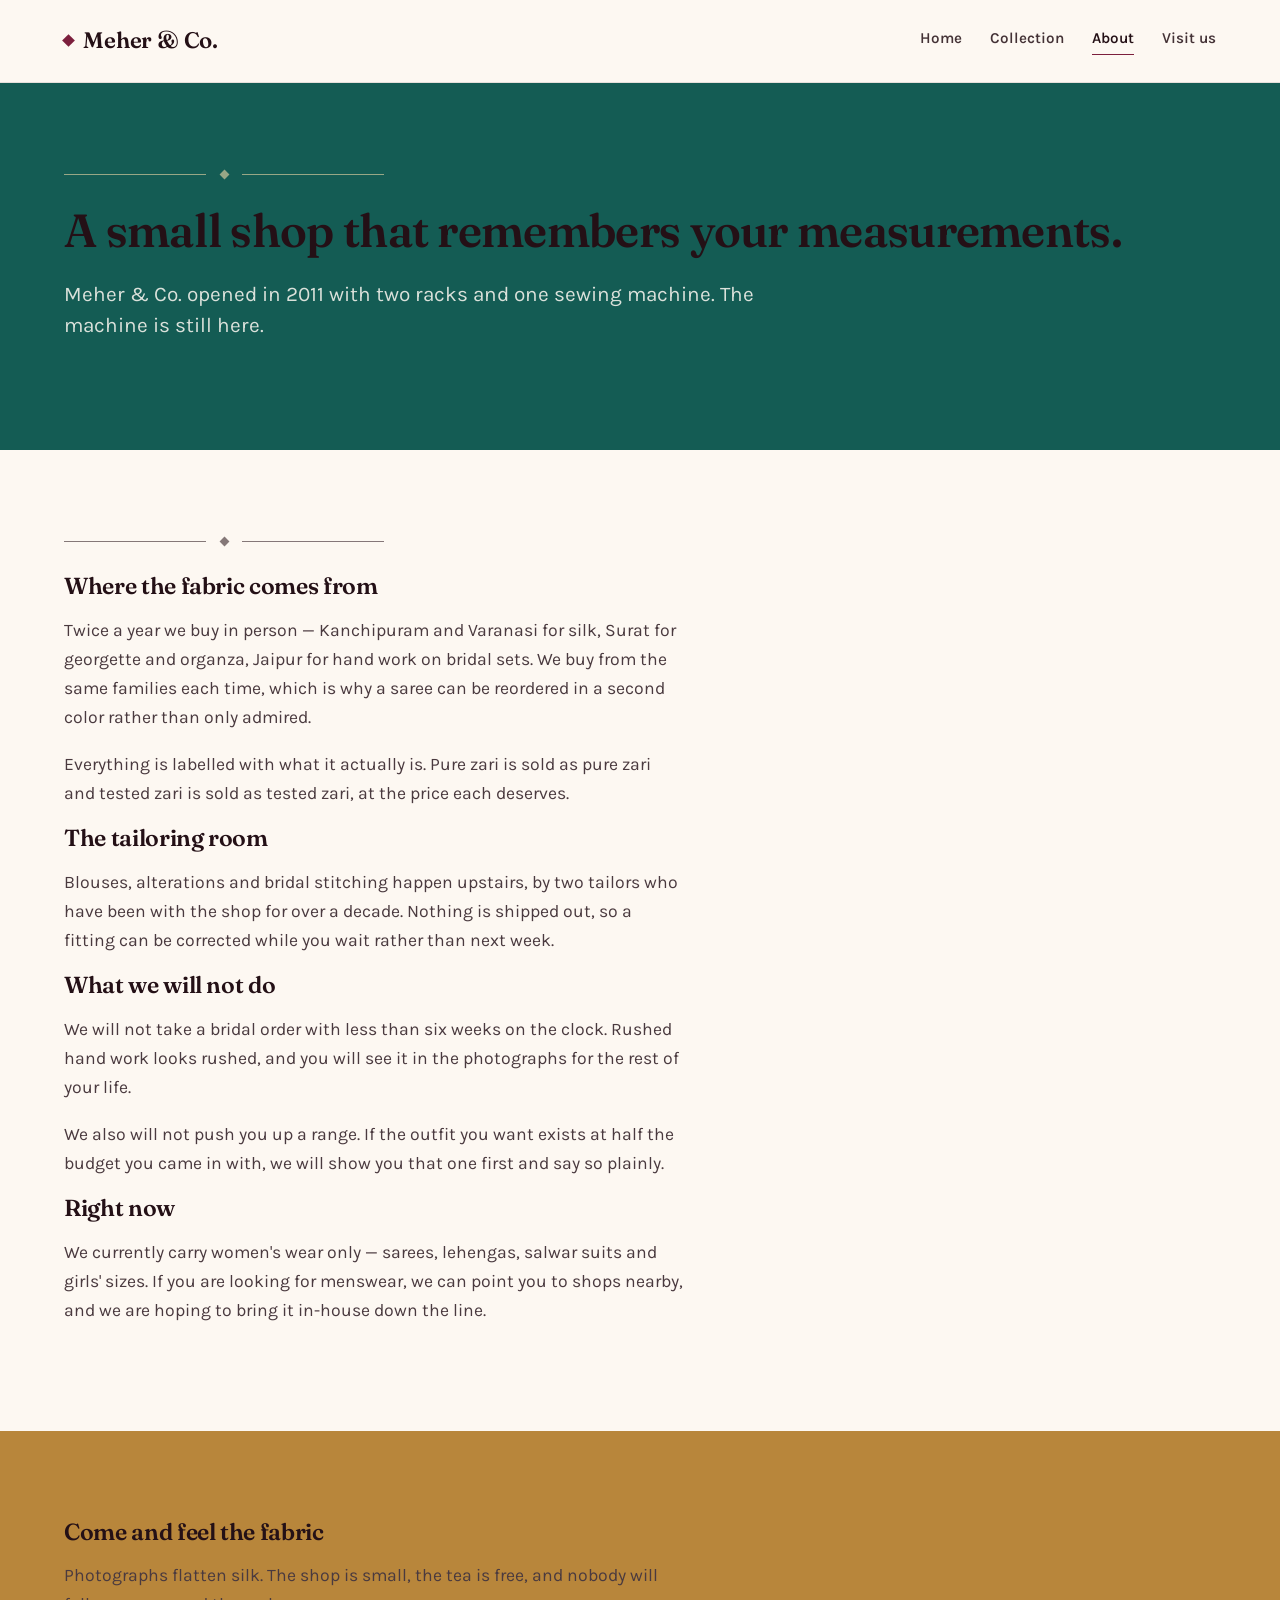
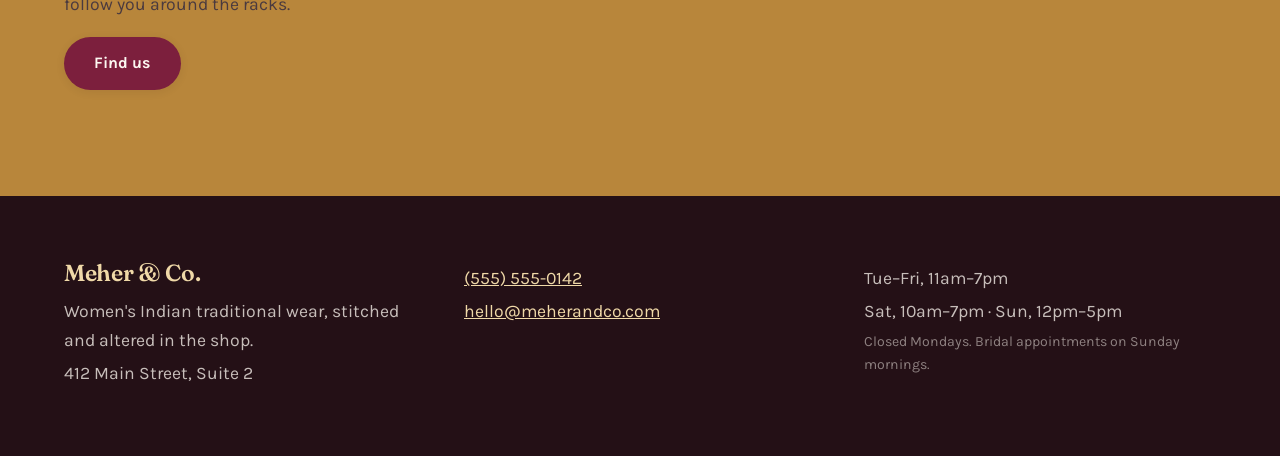
<file: about.html>
<!DOCTYPE html>
<html lang="en">
<head>
<meta charset="utf-8">
<meta name="viewport" content="width=device-width, initial-scale=1">
<title>About the shop — Meher &amp; Co.</title>
<meta name="description" content="A family boutique for women's Indian traditional wear: where the fabric comes from and how we work.">
<link rel="preconnect" href="https://fonts.googleapis.com">
<link rel="preconnect" href="https://fonts.gstatic.com" crossorigin>
<link href="https://fonts.googleapis.com/css2?family=Fraunces:opsz,wght@9..144,400..600&family=Karla:wght@400;600;700&display=swap" rel="stylesheet">
<link rel="stylesheet" href="style.css">
</head>
<body>
<a class="skip" href="#main">Skip to content</a>

<header class="masthead">
  <a class="wordmark" href="index.html"><span></span>Meher &amp; Co.</a>
  <nav aria-label="Main">
    <a href="index.html">Home</a>
    <a href="collection.html">Collection</a>
    <a href="about.html" aria-current="page">About</a>
    <a href="visit.html">Visit us</a>
  </nav>
</header>

<main id="main">

  <section class="band band--teal">
    <div class="ornament" aria-hidden="true"><span></span></div>
    <h2>A small shop that remembers your measurements.</h2>
    <p class="lede">Meher &amp; Co. opened in 2011 with two racks and one sewing machine. The machine is still here.</p>
  </section>

  <section class="band">
    <div class="ornament" aria-hidden="true"><span></span></div>
    <h3>Where the fabric comes from</h3>
    <p>Twice a year we buy in person &mdash; Kanchipuram and Varanasi for silk, Surat for georgette and organza, Jaipur for hand work on bridal sets. We buy from the same families each time, which is why a saree can be reordered in a second color rather than only admired.</p>
    <p>Everything is labelled with what it actually is. Pure zari is sold as pure zari and tested zari is sold as tested zari, at the price each deserves.</p>

    <h3>The tailoring room</h3>
    <p>Blouses, alterations and bridal stitching happen upstairs, by two tailors who have been with the shop for over a decade. Nothing is shipped out, so a fitting can be corrected while you wait rather than next week.</p>

    <h3>What we will not do</h3>
    <p>We will not take a bridal order with less than six weeks on the clock. Rushed hand work looks rushed, and you will see it in the photographs for the rest of your life.</p>
    <p>We also will not push you up a range. If the outfit you want exists at half the budget you came in with, we will show you that one first and say so plainly.</p>

    <h3>Right now</h3>
    <p>We currently carry women's wear only &mdash; sarees, lehengas, salwar suits and girls' sizes. If you are looking for menswear, we can point you to shops nearby, and we are hoping to bring it in-house down the line.</p>
  </section>

  <section class="band band--gold">
    <h3>Come and feel the fabric</h3>
    <p>Photographs flatten silk. The shop is small, the tea is free, and nobody will follow you around the racks.</p>
    <p><a class="button" href="visit.html">Find us</a></p>
  </section>

</main>

<footer class="colophon">
  <div>
    <h3>Meher &amp; Co.</h3>
    <p>Women's Indian traditional wear, stitched and altered in the shop.</p>
    <p>412 Main Street, Suite 2</p>
  </div>
  <div>
    <p><a href="tel:+15555550142">(555) 555-0142</a></p>
    <p><a href="mailto:hello@meherandco.com">hello@meherandco.com</a></p>
  </div>
  <div>
    <p>Tue&ndash;Fri, 11am&ndash;7pm</p>
    <p>Sat, 10am&ndash;7pm &middot; Sun, 12pm&ndash;5pm</p>
    <p class="fine">Closed Mondays. Bridal appointments on Sunday mornings.</p>
  </div>
</footer>

</body>
</html>
</file>
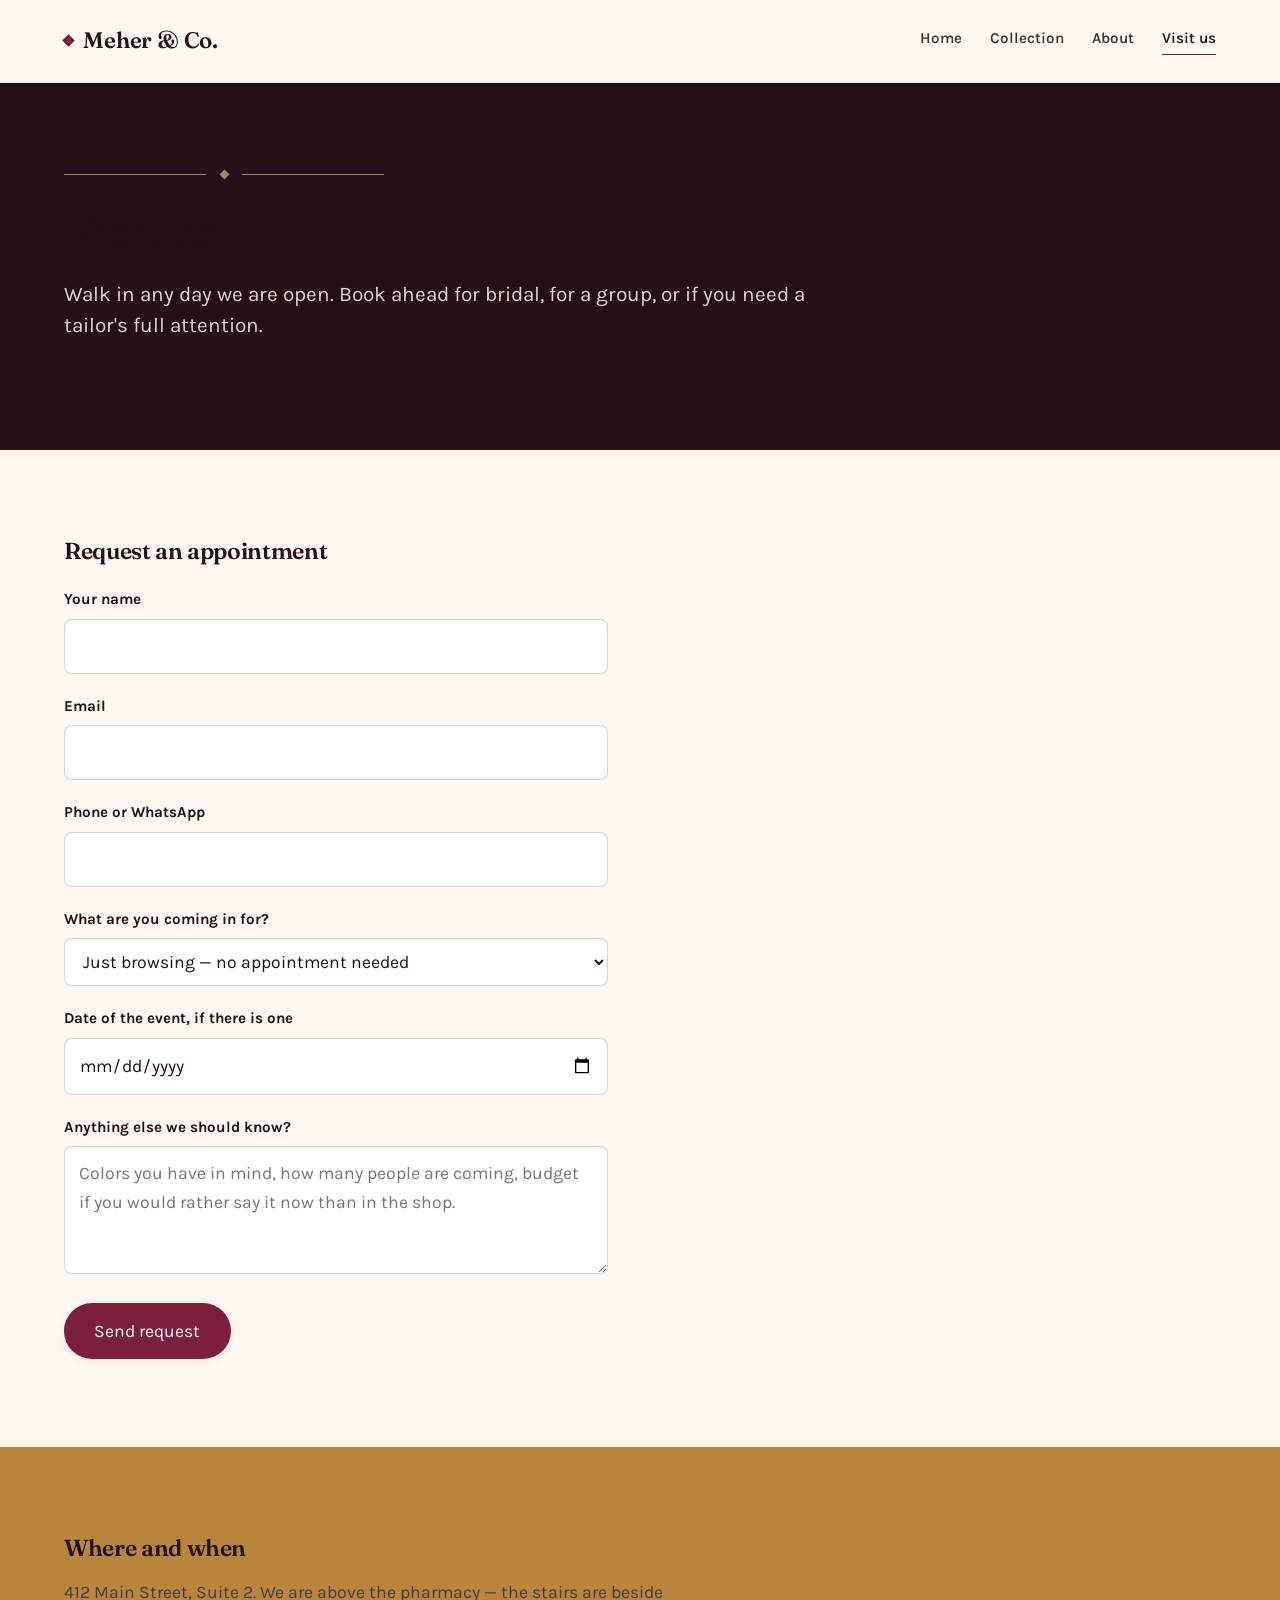
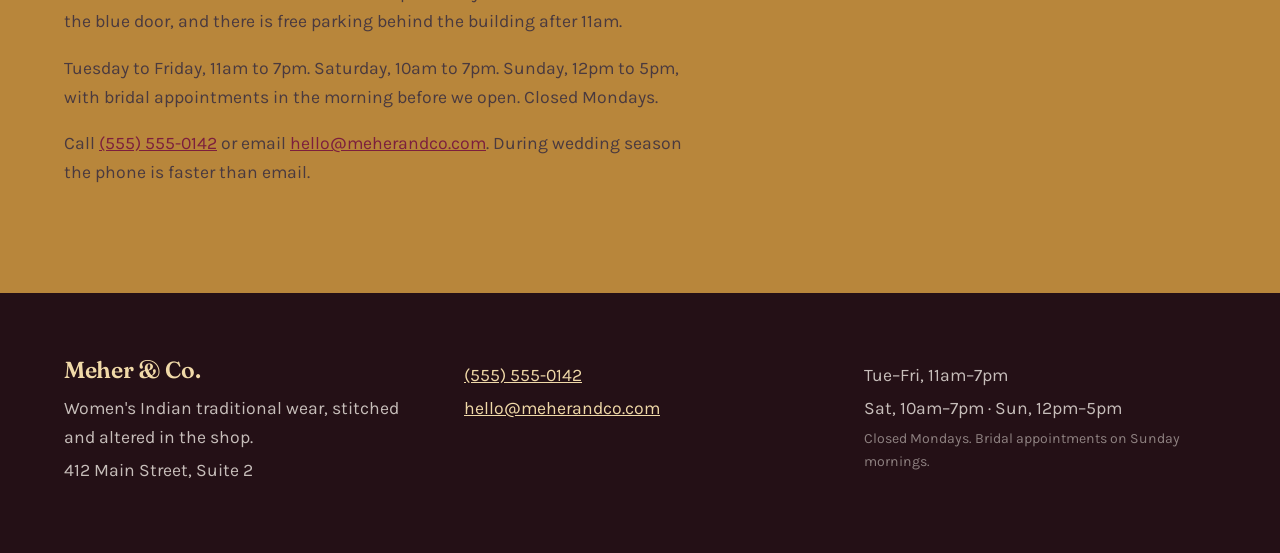
<file: visit.html>
<!DOCTYPE html>
<html lang="en">
<head>
<meta charset="utf-8">
<meta name="viewport" content="width=device-width, initial-scale=1">
<title>Visit us — Meher &amp; Co.</title>
<meta name="description" content="Opening hours, address and appointment requests for fittings, bridal orders and alterations.">
<link rel="preconnect" href="https://fonts.googleapis.com">
<link rel="preconnect" href="https://fonts.gstatic.com" crossorigin>
<link href="https://fonts.googleapis.com/css2?family=Fraunces:opsz,wght@9..144,400..600&family=Karla:wght@400;600;700&display=swap" rel="stylesheet">
<link rel="stylesheet" href="style.css">
</head>
<body>
<a class="skip" href="#main">Skip to content</a>

<header class="masthead">
  <a class="wordmark" href="index.html"><span></span>Meher &amp; Co.</a>
  <nav aria-label="Main">
    <a href="index.html">Home</a>
    <a href="collection.html">Collection</a>
    <a href="about.html">About</a>
    <a href="visit.html" aria-current="page">Visit us</a>
  </nav>
</header>

<main id="main">

  <section class="band band--ink">
    <div class="ornament" aria-hidden="true"><span></span></div>
    <h2>Visit us</h2>
    <p class="lede">Walk in any day we are open. Book ahead for bridal, for a group, or if you need a tailor's full attention.</p>
  </section>

  <section class="band">
    <h3>Request an appointment</h3>

    <!-- The form posts to Formspree. Replace YOUR_FORM_ID after
         creating a free form at https://formspree.io - until then,
         submissions will not go anywhere. -->
    <form action="https://formspree.io/f/YOUR_FORM_ID" method="POST">

      <div class="field">
        <label for="name">Your name</label>
        <input id="name" name="name" type="text" autocomplete="name" required>
      </div>

      <div class="field">
        <label for="email">Email</label>
        <input id="email" name="email" type="email" autocomplete="email" required>
      </div>

      <div class="field">
        <label for="phone">Phone or WhatsApp</label>
        <input id="phone" name="phone" type="tel" autocomplete="tel">
      </div>

      <div class="field">
        <label for="reason">What are you coming in for?</label>
        <select id="reason" name="reason">
          <option>Just browsing &mdash; no appointment needed</option>
          <option>Bridal consultation</option>
          <option>Guest outfit for a wedding</option>
          <option>Salwar suit shopping</option>
          <option>Blouse stitching</option>
          <option>Alteration</option>
          <option>Family group booking</option>
        </select>
      </div>

      <div class="field">
        <label for="date">Date of the event, if there is one</label>
        <input id="date" name="date" type="date">
      </div>

      <div class="field">
        <label for="details">Anything else we should know?</label>
        <textarea id="details" name="details" placeholder="Colors you have in mind, how many people are coming, budget if you would rather say it now than in the shop."></textarea>
      </div>

      <button class="button" type="submit">Send request</button>
    </form>
  </section>

  <section class="band band--gold">
    <h3>Where and when</h3>
    <p>412 Main Street, Suite 2. We are above the pharmacy &mdash; the stairs are beside the blue door, and there is free parking behind the building after 11am.</p>
    <p>Tuesday to Friday, 11am to 7pm. Saturday, 10am to 7pm. Sunday, 12pm to 5pm, with bridal appointments in the morning before we open. Closed Mondays.</p>
    <p>Call <a href="tel:+15555550142">(555) 555-0142</a> or email <a href="mailto:hello@meherandco.com">hello@meherandco.com</a>. During wedding season the phone is faster than email.</p>
  </section>

</main>

<footer class="colophon">
  <div>
    <h3>Meher &amp; Co.</h3>
    <p>Women's Indian traditional wear, stitched and altered in the shop.</p>
    <p>412 Main Street, Suite 2</p>
  </div>
  <div>
    <p><a href="tel:+15555550142">(555) 555-0142</a></p>
    <p><a href="mailto:hello@meherandco.com">hello@meherandco.com</a></p>
  </div>
  <div>
    <p>Tue&ndash;Fri, 11am&ndash;7pm</p>
    <p>Sat, 10am&ndash;7pm &middot; Sun, 12pm&ndash;5pm</p>
    <p class="fine">Closed Mondays. Bridal appointments on Sunday mornings.</p>
  </div>
</footer>

</body>
</html>
</file>
<file: style.css>
/* ============================================================
   Meher & Co. — shared stylesheet
   A quieter, more tailored version: soft ivory ground, deep
   wine and antique gold as the two leads, peacock teal used
   sparingly. Cards use soft shadows instead of hard outlines,
   and the one recurring motif is a thin rule with a small
   diamond mark (.ornament) rather than a heavy graphic.
   Six variables in :root drive every page.
   ============================================================ */

:root {
  --ink: #241016;
  --paper: #fdf8f2;
  --maroon: #7c1f3d;
  --gold: #b8863b;
  --teal: #145c54;
  --card: #ffffff;

  --measure: 62ch;
  --edge: clamp(1.25rem, 5vw, 5rem);
  --radius: 14px;
  --shadow-sm: 0 2px 10px rgba(36, 16, 22, 0.08);
  --shadow-md: 0 16px 40px rgba(36, 16, 22, 0.12);

  --display: "Fraunces", Georgia, serif;
  --body: "Karla", system-ui, sans-serif;
}

*,
*::before,
*::after { box-sizing: border-box; }

@media (prefers-reduced-motion: reduce) {
  * { animation-duration: 0.01ms !important; transition-duration: 0.01ms !important; }
}

body {
  margin: 0;
  background: var(--paper);
  color: var(--ink);
  font-family: var(--body);
  font-size: clamp(1rem, 0.95rem + 0.2vw, 1.1rem);
  line-height: 1.65;
  -webkit-font-smoothing: antialiased;
}

img { max-width: 100%; display: block; }

a { color: var(--maroon); }

:focus-visible {
  outline: 2px solid var(--teal);
  outline-offset: 3px;
}

h1, h2, h3 {
  font-family: var(--display);
  font-weight: 600;
  line-height: 1.08;
  letter-spacing: -0.015em;
  margin: 0 0 0.5em;
  color: var(--ink);
}

h1 { font-size: clamp(2.4rem, 1.5rem + 4.2vw, 4.4rem); font-weight: 500; }
h2 { font-size: clamp(1.85rem, 1.3rem + 2.4vw, 2.9rem); }
h3 { font-size: clamp(1.2rem, 1.1rem + 0.5vw, 1.45rem); }

p { max-width: var(--measure); color: #4a3a3f; }

.band--ink p, .band--teal p, .band--maroon p { color: rgba(253, 248, 242, 0.85); }

.skip {
  position: absolute;
  left: -9999px;
  background: var(--gold);
  color: var(--ink);
  padding: 0.75rem 1rem;
  font-weight: 700;
}
.skip:focus { left: 1rem; top: 1rem; z-index: 50; }

/* ---------- signature motif: a quiet rule with one diamond mark ---------- */

.ornament {
  display: flex;
  align-items: center;
  gap: 0.9rem;
  width: 100%;
  max-width: 20rem;
  margin: 0 0 1.75rem;
  color: inherit;
  opacity: 0.55;
}

.ornament::before,
.ornament::after {
  content: "";
  flex: 1;
  height: 1px;
  background: currentColor;
}

.ornament span {
  width: 7px;
  height: 7px;
  background: currentColor;
  transform: rotate(45deg);
  flex: none;
}

/* ---------- header ---------- */

.masthead {
  display: flex;
  flex-wrap: wrap;
  gap: 1rem 2rem;
  align-items: center;
  justify-content: space-between;
  padding: 1.4rem var(--edge);
  background: var(--paper);
  border-bottom: 1px solid rgba(36, 16, 22, 0.1);
}

.wordmark {
  font-family: var(--display);
  font-weight: 600;
  font-size: 1.4rem;
  letter-spacing: -0.01em;
  color: var(--ink);
  text-decoration: none;
  display: inline-flex;
  align-items: center;
  gap: 0.65rem;
}

.wordmark span {
  width: 9px;
  height: 9px;
  background: var(--maroon);
  transform: rotate(45deg);
}

.masthead nav {
  display: flex;
  flex-wrap: wrap;
  gap: 1.75rem;
}

.masthead nav a {
  color: var(--ink);
  text-decoration: none;
  font-weight: 600;
  font-size: 0.95rem;
  padding-bottom: 3px;
  border-bottom: 1px solid transparent;
  opacity: 0.85;
}

.masthead nav a:hover { opacity: 1; border-bottom-color: var(--gold); }
.masthead nav a[aria-current="page"] { opacity: 1; border-bottom-color: var(--maroon); }

/* ---------- bands ---------- */

.band { padding: clamp(3rem, 7vw, 5.5rem) var(--edge); }
.band--ink { background: var(--ink); color: var(--paper); }
.band--teal { background: var(--teal); color: var(--paper); }
.band--gold { background: var(--gold); color: var(--ink); }
.band--maroon { background: var(--maroon); color: var(--paper); }
.band--ink a, .band--teal a, .band--maroon a { color: #f0d9a8; }
.band--ink .ornament, .band--teal .ornament, .band--maroon .ornament { color: #f0d9a8; opacity: 0.6; }

.button {
  display: inline-flex;
  align-items: center;
  gap: 0.5rem;
  background: var(--maroon);
  color: var(--paper);
  font-family: var(--body);
  font-weight: 700;
  font-size: 1rem;
  text-decoration: none;
  padding: 0.85rem 1.9rem;
  border: none;
  border-radius: 999px;
  box-shadow: var(--shadow-sm);
  transition: transform 0.15s ease, box-shadow 0.15s ease, background 0.15s ease;
}

.button:hover,
.button:focus-visible {
  transform: translateY(-2px);
  box-shadow: var(--shadow-md);
}

.button--paper { background: var(--paper); color: var(--ink); }
.button--gold { background: var(--gold); color: var(--ink); }
.button--outline {
  background: transparent;
  color: inherit;
  box-shadow: none;
  border: 1.5px solid currentColor;
}

.lede {
  font-size: clamp(1.1rem, 1rem + 0.5vw, 1.3rem);
  line-height: 1.5;
}

/* ---------- hero ---------- */

.hero {
  background: linear-gradient(155deg, var(--maroon) 0%, #5c1730 100%);
  color: var(--paper);
  padding: clamp(3.5rem, 8vw, 6.5rem) var(--edge);
}

.hero-inner {
  display: grid;
  gap: 2.5rem;
  grid-template-columns: minmax(0, 1.15fr) minmax(0, 0.85fr);
  align-items: center;
}

@media (max-width: 780px) {
  .hero-inner { grid-template-columns: 1fr; }
}

.hero h1 { max-width: 16ch; }
.hero .lede { max-width: 40ch; margin-bottom: 2rem; color: rgba(253, 248, 242, 0.88); }
.hero .eyebrow {
  text-transform: none;
  letter-spacing: 0.02em;
  font-weight: 700;
  color: #f0d9a8;
  font-size: 0.95rem;
  margin-bottom: 0.9rem;
  display: block;
}

.hero-figure {
  border-radius: var(--radius);
  overflow: hidden;
  box-shadow: var(--shadow-md);
  aspect-ratio: 4 / 5;
}

.hero-figure img { width: 100%; height: 100%; object-fit: cover; }

/* ---------- panels / grid ---------- */

.grid {
  display: grid;
  gap: 1.5rem;
  grid-template-columns: repeat(auto-fit, minmax(255px, 1fr));
  margin-top: 2rem;
}

.panel {
  background: var(--card);
  color: var(--ink);
  border-radius: var(--radius);
  padding: 2rem 1.75rem;
  box-shadow: var(--shadow-sm);
  border: 1px solid rgba(36, 16, 22, 0.06);
}

.panel p { margin-bottom: 0; color: #5a474d; }
.band--ink .panel p, .band--teal .panel p, .band--maroon .panel p { color: #5a474d; }

.price {
  font-family: var(--display);
  font-weight: 600;
  font-size: 1.6rem;
  display: block;
  margin-bottom: 0.3rem;
  color: var(--maroon);
}

.steps {
  counter-reset: step;
  list-style: none;
  padding: 0;
  margin: 2rem 0 0;
  display: grid;
  gap: 1.5rem;
  grid-template-columns: repeat(auto-fit, minmax(230px, 1fr));
}

.steps li { counter-increment: step; }

.steps li::before {
  content: counter(step);
  font-family: var(--display);
  font-weight: 600;
  font-size: 1.25rem;
  display: grid;
  place-content: center;
  width: 2.5rem;
  height: 2.5rem;
  border-radius: 50%;
  background: rgba(253, 248, 242, 0.15);
  border: 1px solid rgba(253, 248, 242, 0.4);
  margin-bottom: 0.9rem;
}

.steps p { margin: 0; }

/* ---------- gallery (horizontal scroll) ---------- */

.gallery-wrap { margin-top: 2.25rem; }

.gallery {
  display: flex;
  gap: 1.25rem;
  overflow-x: auto;
  scroll-snap-type: x mandatory;
  padding: 0.25rem 0.25rem 1.25rem;
  margin: 0 -0.25rem;
  -webkit-overflow-scrolling: touch;
  scrollbar-width: thin;
  scrollbar-color: var(--maroon) transparent;
}

.gallery::-webkit-scrollbar { height: 8px; }
.gallery::-webkit-scrollbar-thumb { background: rgba(124, 31, 61, 0.35); border-radius: 999px; }
.gallery::-webkit-scrollbar-track { background: transparent; }

.gallery figure {
  flex: 0 0 auto;
  width: min(220px, 70vw);
  margin: 0;
  scroll-snap-align: start;
}

.gallery .frame {
  border-radius: var(--radius);
  overflow: hidden;
  box-shadow: var(--shadow-sm);
  aspect-ratio: 3 / 4;
}

.gallery img { width: 100%; height: 100%; object-fit: cover; transition: transform 0.35s ease; }
.gallery figure:hover img { transform: scale(1.04); }

.gallery figcaption {
  margin-top: 0.75rem;
  font-family: var(--display);
  font-weight: 600;
  font-size: 1.02rem;
}

.gallery figcaption small {
  display: block;
  font-family: var(--body);
  font-weight: 400;
  font-size: 0.85rem;
  color: #7a6267;
  margin-top: 0.15rem;
}

.gallery-note {
  font-size: 0.9rem;
  color: #7a6267;
  margin-top: 0.5rem;
}

/* ---------- forms ---------- */

form { max-width: 34rem; margin-top: 1.5rem; }

label {
  display: block;
  font-weight: 700;
  margin-bottom: 0.4rem;
  font-size: 0.95rem;
}

.field { margin-bottom: 1.25rem; }

input, select, textarea {
  width: 100%;
  font: inherit;
  color: var(--ink);
  background: var(--card);
  padding: 0.75rem 0.9rem;
  border: 1px solid rgba(36, 16, 22, 0.18);
  border-radius: 8px;
}

input:focus, select:focus, textarea:focus {
  border-color: var(--maroon);
}

textarea { min-height: 8rem; resize: vertical; }

button[type="submit"] { font: inherit; cursor: pointer; }

/* ---------- footer ---------- */

.colophon {
  background: var(--ink);
  color: var(--paper);
  padding: clamp(2.5rem, 6vw, 4rem) var(--edge);
  display: grid;
  gap: 1.5rem 3rem;
  grid-template-columns: repeat(auto-fit, minmax(220px, 1fr));
}

.colophon a { color: #f0d9a8; }
.colophon h3 { color: #f0d9a8; }
.colophon p { margin: 0.25rem 0; color: rgba(253, 248, 242, 0.75); }
.colophon .fine { opacity: 0.65; font-size: 0.88rem; }
</file>
